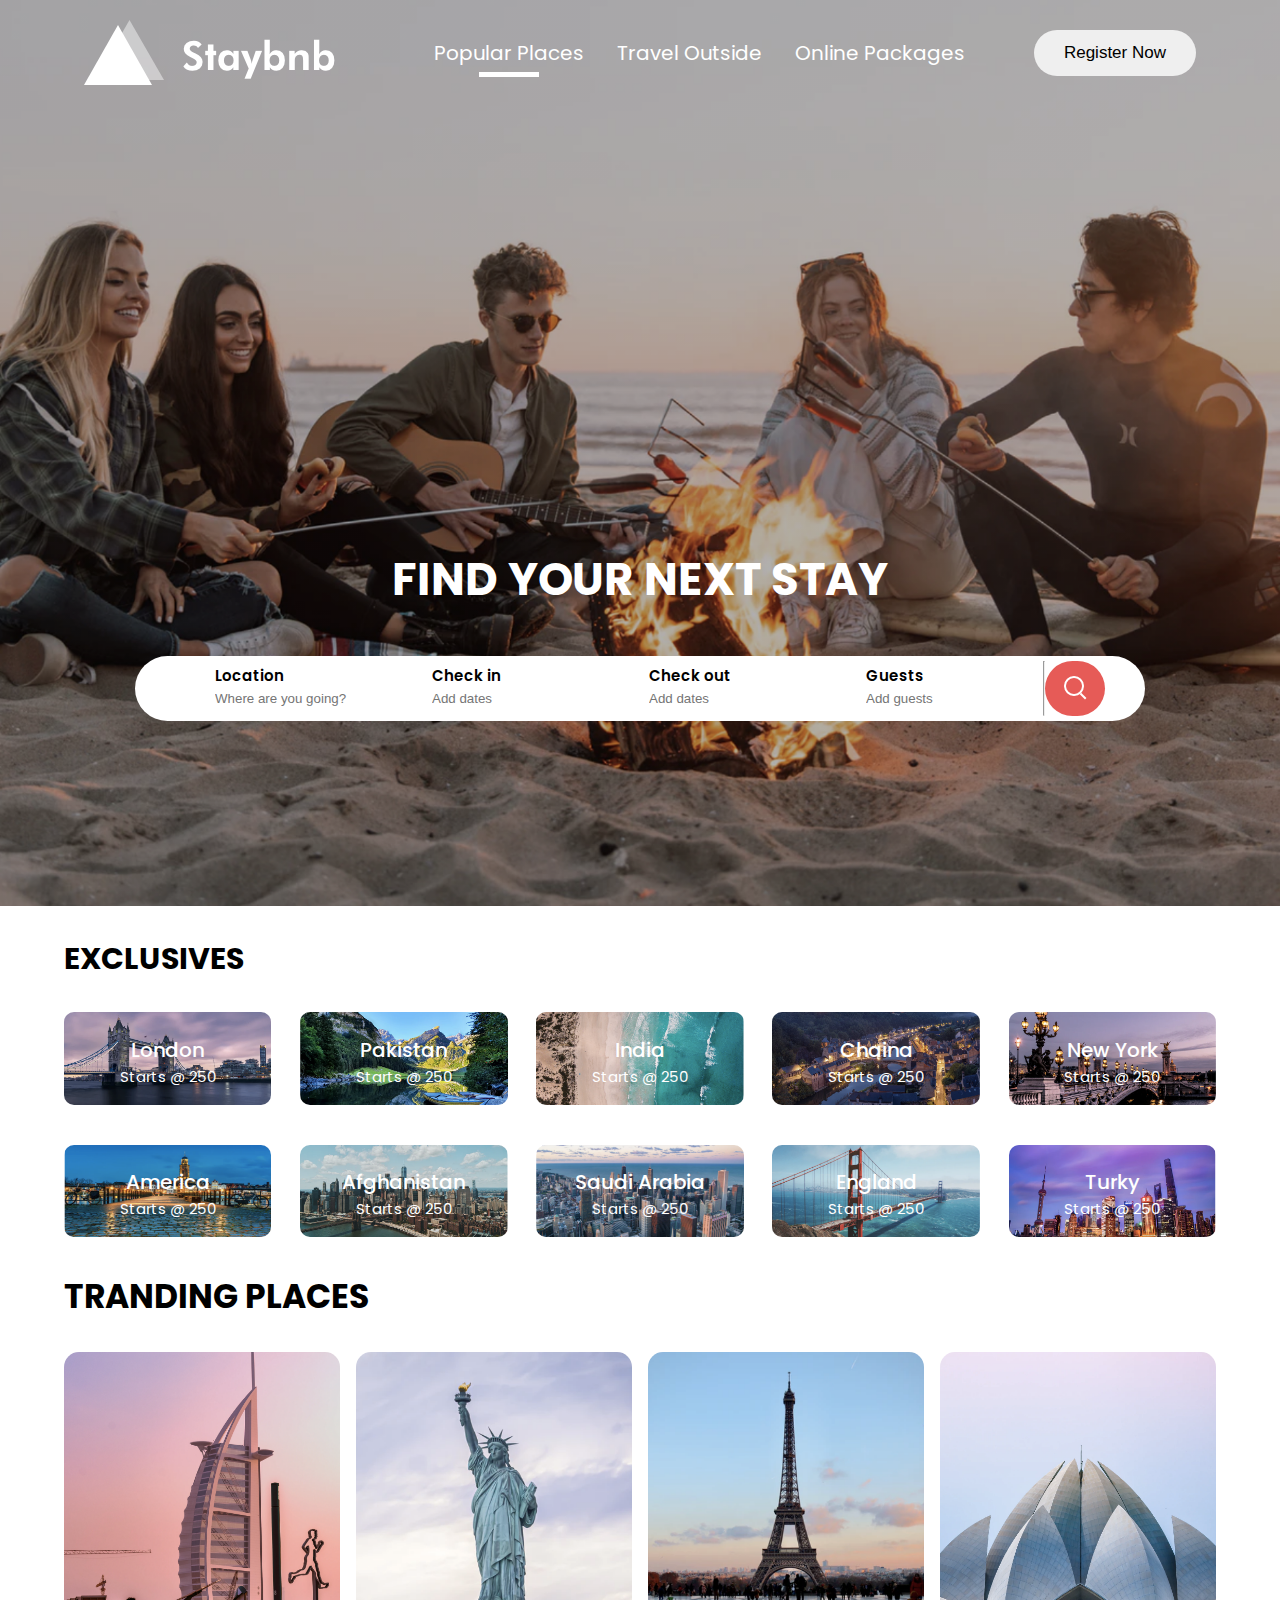
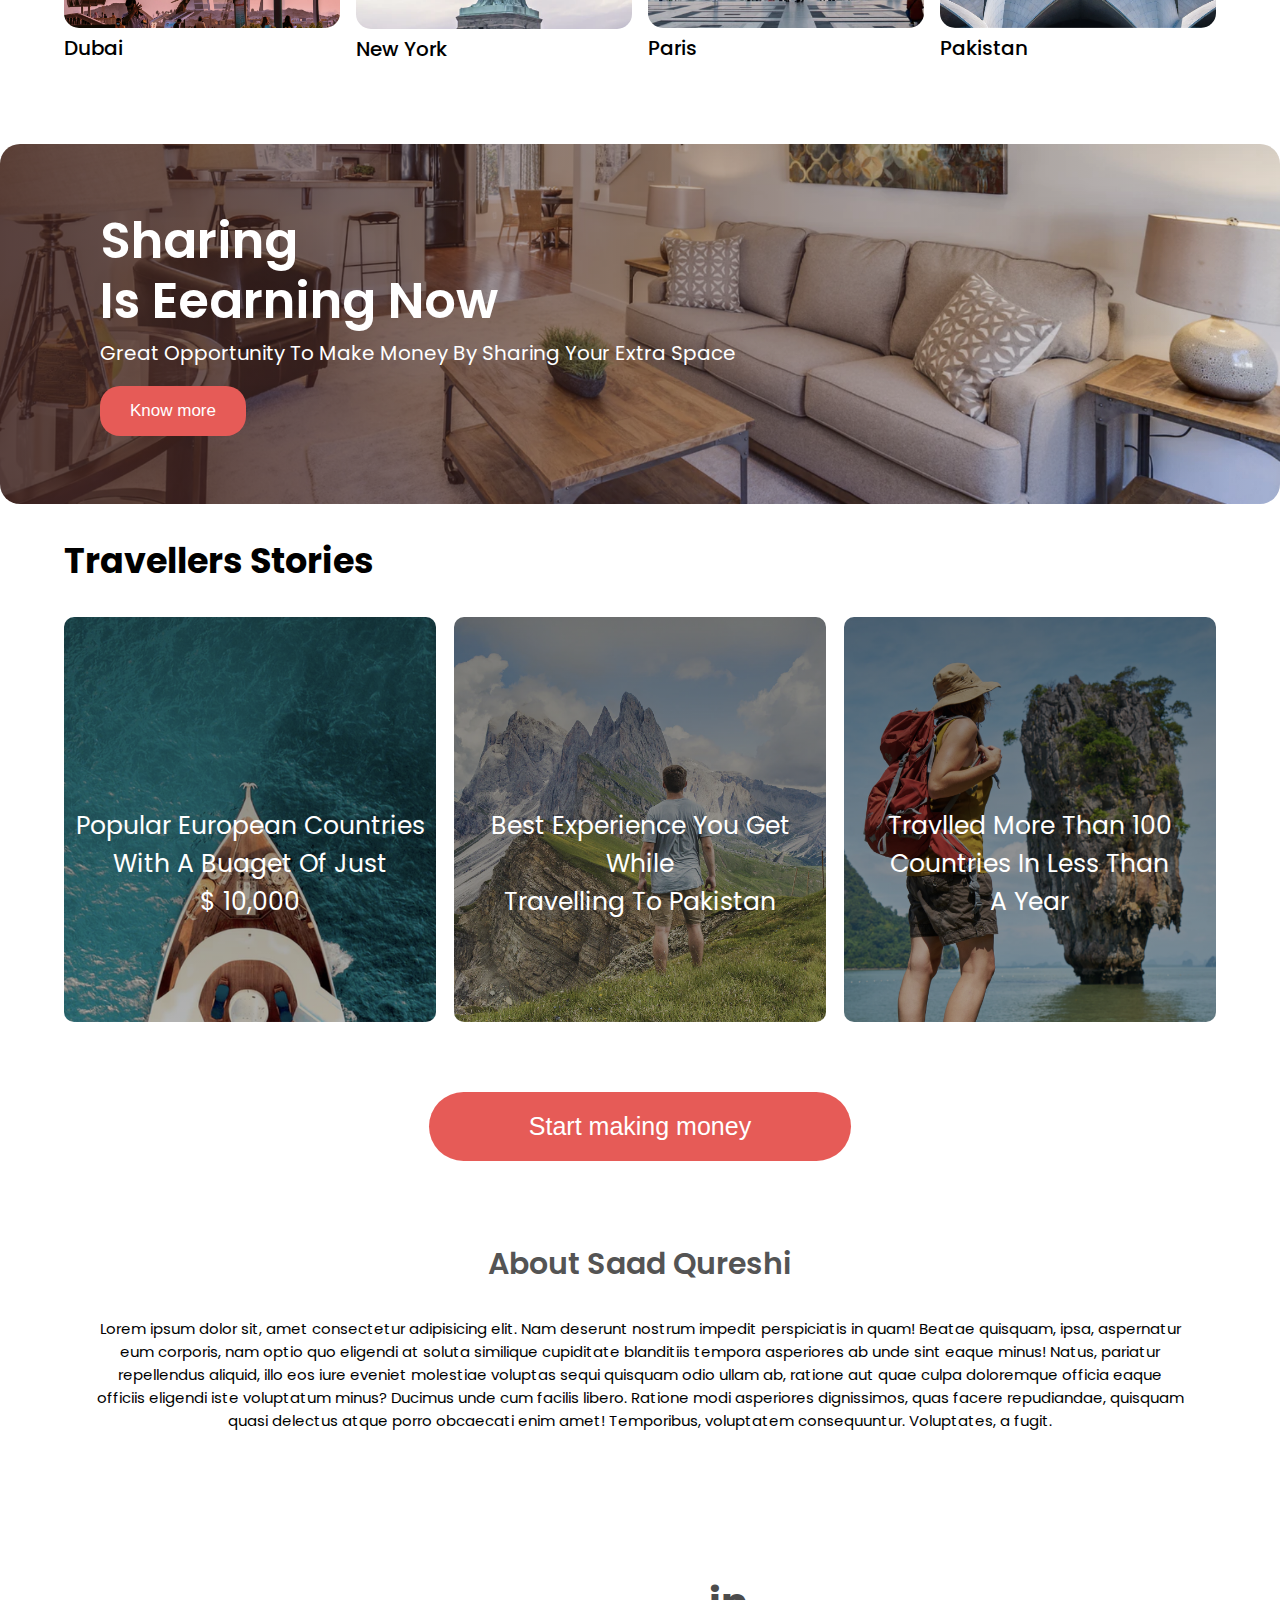
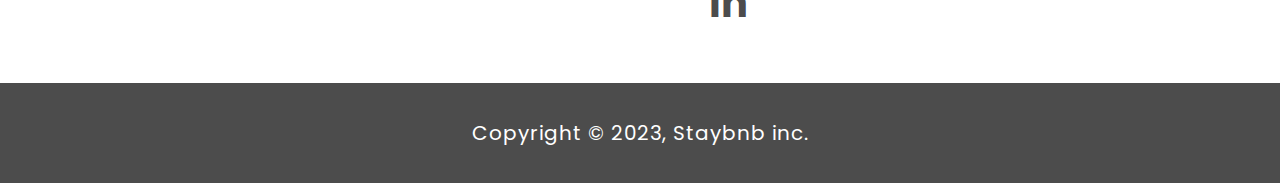
<file: index.html>
<!DOCTYPE html>
<html lang="en">
<head>
    <meta charset="UTF-8">
    <meta http-equiv="X-UA-Compatible" content="IE=edge">
    <meta name="viewport" content="width=device-width, initial-scale=1.0">
    <link rel="stylesheet" href="https://cdnjs.cloudflare.com/ajax/libs/font-awesome/6.4.0/css/all.min.css" integrity="sha512-iecdLmaskl7CVkqkXNQ/ZH/XLlvWZOJyj7Yy7tcenmpD1ypASozpmT/E0iPtmFIB46ZmdtAc9eNBvH0H/ZpiBw==" crossorigin="anonymous" referrerpolicy="no-referrer" />
    <link rel="stylesheet" href="./css/style.css">
    <title>Travel Website</title>
</head>
<body>
    <header>
        <div class="container">
            <nav>
                <div class="nav-content">
                <img src="./images/logo.png" alt="">
                <ul class="nav-links">
                    <li><a href="./index.html" class="main-page">Popular Places</a></li>
                    <li><a href="./index2.html">Travel Outside</a></li>
                    <li><a href="./index3.html">Online Packages </a></li>
                </ul>
                <button class="nav-btn">Register Now</button>
            </div>
            </div>
            </nav>
        </div>

        <section>
            <div class="container showcase-content">
                <h1>Find your next stay</h1>
                <div class="showcase-form">
                    <form>
                    
                        <div class="location">
                        <label>Location</label>
                        <input type="text" placeholder="Where are you going?">
                    </div>
                    <div class="location">
                        <label>Check in</label>
                        <input type="text" placeholder="Add dates">
                    </div>
                    <div class="location">
                        <label>Check out</label>                            
                        <input type="text" placeholder="Add dates">
                    </div>
                    <div class="location">
                        <label>Guests</label>
                        <input type="text" placeholder="Add guests">
                    </div>
                    <hr>
                    <div class="search">
                        <img src="./images/search.png" alt="">
                    </div>
              
                    </form>
                </div>
            </div>
        </section> 
    </header>






    <section class="exclusives-section">
        <div class="container exclusives-content">
            <h1>exclusives</h1>
            <div class="row1">
                <div class="row1-images">
                    <img src="images/image-1.png" alt="">
                    <div class="exclusives-img-content">
                    <h6>London</h6>
                    <p>Starts @ 250</p>
                </div>
                </div>
                <div class="row1-images">
                    <img src="images/image-2.png" alt="">
                    <div class="exclusives-img-content">
                    <h6>Pakistan</h6>
                    <p>Starts @ 250</p>
                </div>
                </div>
                <div class="row1-images">
                    <img src="images/image-3.png" alt="">
                    <div class="exclusives-img-content">
                    <h6>India</h6>
                    <p>Starts @ 250</p>
                </div>
                </div>
                <div class="row1-images">
                    <img src="images/image-4.png" alt="">
                    <div class="exclusives-img-content">
                    <h6>Chaina</h6>
                    <p>Starts @ 250</p>
                </div>
                </div>
                <div class="row1-images">
                    <img src="images/image-5.png" alt="">
                    <div class="exclusives-img-content">
                    <h6>New York</h6>
                    <p>Starts @ 250</p>
                </div>
                </div>
            </div>
            <div class="row2">
                <div class="row2-images">
                    <img src="images/image-6.png" alt="">
                    <div class="exclusives-img-content">
                    <h6>America</h6>
                    <p>Starts @ 250</p>
                </div>
                </div>
                <div class="row2-images">
                    <img src="images/image-7.png" alt="">
                    <div class="exclusives-img-content">
                    <h6>Afghanistan</h6>
                    <p>Starts @ 250</p>
                </div>
                </div>
                <div class="row2-images">
                    <img src="images/image-8.png" alt="">
                    <div class="exclusives-img-content">
                    <h6>Saudi Arabia</h6>
                    <p>Starts @ 250</p>
                </div>
                </div>
                <div class="row2-images">
                    <img src="images/image-9.png" alt="">
                    <div class="exclusives-img-content">
                    <h6>England</h6>
                    <p>Starts @ 250</p>
                </div>
                </div>
                <div class="row2-images">
                    <img src="images/image-10.png" alt="">
                    <div class="exclusives-img-content">
                    <h6>Turky</h6>
                    <p>Starts @ 250</p>
                </div>
                </div>
            </div>

        </div>
    </section>




    <section class="trending-places-section">
        <div class="container">
            <h1 class="tranding-heading">tranding places</h1>

            <div class="trending-places-content">
            <div class="trending-places-images">
                <img src="images/dubai.png" alt="">
                <p>Dubai</p>
            </div>
            <div class="trending-places-images">
                <img src="images/new-york.png" alt="">
                <p>New York</p>
            </div>
            <div class="trending-places-images">
                <img src="images/paris.png" alt="">
                <p>Paris</p>
            </div>
            <div class="trending-places-images">
                <img src="images/new-delhi.png" alt="">
                <p>Pakistan</p>
            </div>
        </div>
        </div>
    </section>



    <section class="sharing-section">
        <div class="container sharing-container">
           <h1>Sharing <br> is Eearning now</h1>
           <p>Great opportunity to make money by sharing your extra space</p>
           <button class="sharing-btn btn">Know more</button>
        </div>
    </section>



    <section class="stories-section">
        <div class="container stories-container">
            <h1>travellers stories</h1>
            <div class="stories-content">
                <div class="storie-img-1">
                    
                    <div class="storie-discription">
                       <p>Popular european countries <br> with a buaget of just <br> &dollar; 10,000</p>
                    </div>
                </div>
                <div class="storie-img-2">
                    
                    <div class="storie-discription">
                       <p>best experience you get while  <br> travelling to pakistan</p>
                    </div>
                </div>
                <div class="storie-img-3">
                    
                    <div class="storie-discription">
                       <p>travlled more than 100 <br> countries in less than <br> a year</p>
                    </div>
                </div>
            </div>

            <div class="Travel-storie-btn">
            <button class="btn storie-btn">Start making money</button>
        </div>
        </div>
    </section>


    <section class="about-us">
        <div class="container about-us-container">
            <h6>about saad qureshi</h6>
            <div class="about-content">
                <p>Lorem ipsum dolor sit, amet consectetur adipisicing elit. Nam deserunt nostrum impedit perspiciatis in quam! Beatae quisquam, ipsa, aspernatur eum corporis, nam optio quo eligendi at soluta similique cupiditate blanditiis tempora asperiores ab unde sint eaque minus! Natus, pariatur repellendus aliquid, illo eos iure eveniet molestiae voluptas sequi quisquam odio ullam ab, ratione aut quae culpa doloremque officia eaque officiis eligendi iste voluptatum minus? Ducimus unde cum facilis libero. Ratione modi asperiores dignissimos, quas facere repudiandae, quisquam quasi delectus atque porro obcaecati enim amet! Temporibus, voluptatem consequuntur. Voluptates, a fugit.</p>
            </div>
        </div>
    </section>

    <section class="icon">
        <div class="container icon-container ">
            <i class="fa-brands fa-facebook-f fa-4x"></i>
            <i class="fa-brands fa-twitter fa-4x"></i>
            <i class="fa-brands fa-youtube fa-4x"></i>
            <i class="fa-brands fa-square-instagram fa-4x"></i>
            <p>in</p>
        </div>
    </section>

    <footer class="footer footer-content">
        <p>Copyright &copy; 2023, Staybnb inc.</p>
    </footer>

</body>
</html>
</file>
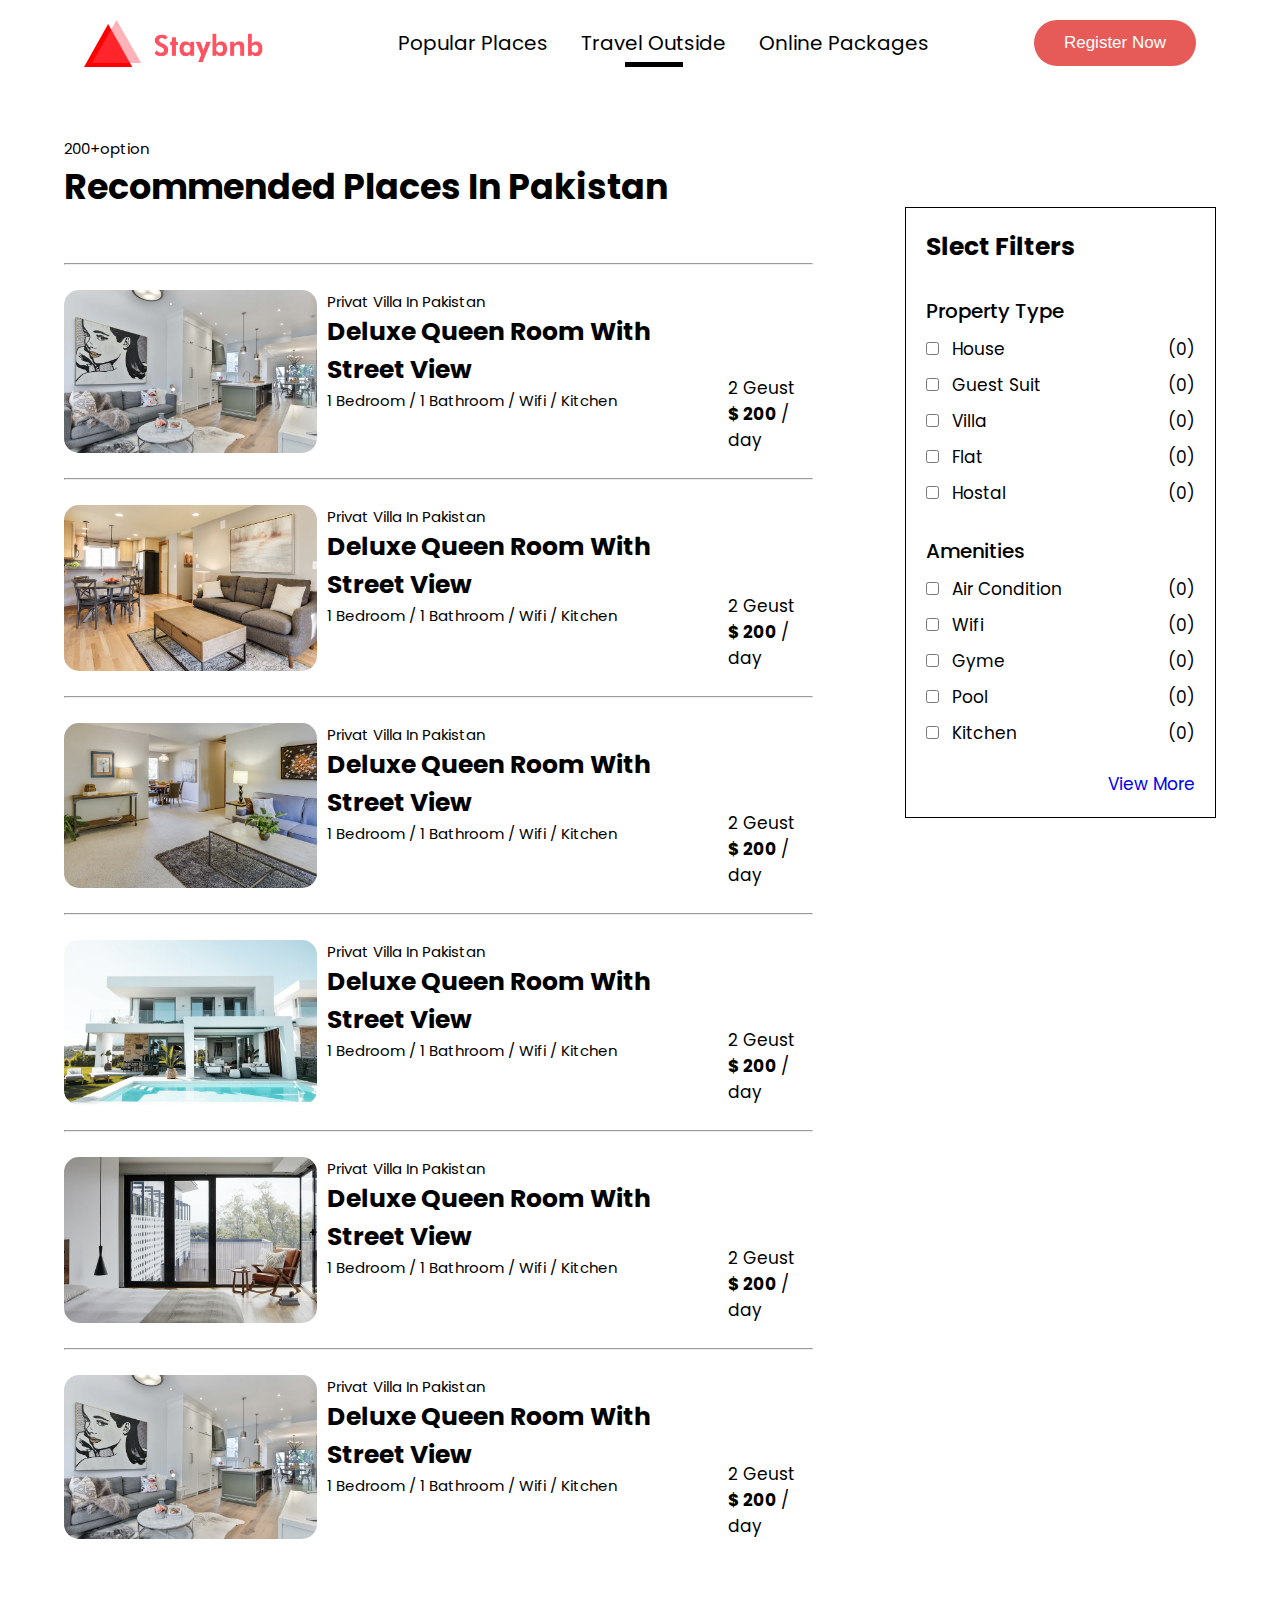
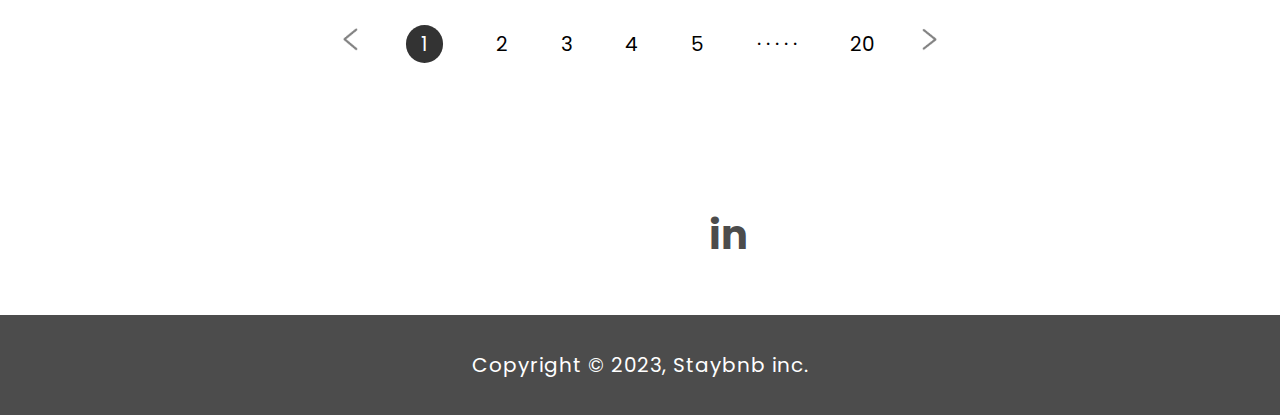
<file: index2.html>
<!DOCTYPE html>
<html lang="en">
<head>
    <meta charset="UTF-8">
    <meta http-equiv="X-UA-Compatible" content="IE=edge">
    <meta name="viewport" content="width=device-width, initial-scale=1.0">
    <link rel="stylesheet" href="https://cdnjs.cloudflare.com/ajax/libs/font-awesome/6.4.0/css/all.min.css" integrity="sha512-iecdLmaskl7CVkqkXNQ/ZH/XLlvWZOJyj7Yy7tcenmpD1ypASozpmT/E0iPtmFIB46ZmdtAc9eNBvH0H/ZpiBw==" crossorigin="anonymous" referrerpolicy="no-referrer" />
    <link rel="stylesheet" href="./css/style.css">
    <title>Document</title>
</head>
<body>
    <div class="container">
        <nav>
            <div class="nav-content" id="nav-black">
            <img src="./images/logo-red.png" alt="">
            <ul class="nav-links ">
                <li><a href="./index.html">Popular Places</a></li>
                <li><a href="./index2.html" class="second-page">Travel Outside</a></li>
                <li><a href="./index3.html">Online Packages </a></li>
            </ul>
            <button class="nav-btn" id="nav-btn">Register Now</button>
        </div>
        </div>
        </nav>
    </div>

  
       <div class="container main-container">
        <div class="lft-col">
        <p class="option">200+option</p>
        <h1 class="house-heading">recommended places in pakistan</h1>
        <hr>

        <div class="left-col-row1">
            <div class="house-img">
                <img src="./images/house-1.png" alt="">
            </div>
            <div class="house-info">
                <p>privat villa in pakistan</p>
                <h1>deluxe queen room with street view</h1>
                <p>1 bedroom / 1 bathroom / wifi / kitchen</p>
                <i class="fa-solid fa-star fa-2x"></i>
                <i class="fa-solid fa-star fa-2x"></i>
                <i class="fa-solid fa-star fa-2x"></i>
                <i class="fa-solid fa-star-half-stroke fa-2x"></i>
                <i class="fa-regular fa-star fa-2x"></i>
            </div>
            <div class="house-price">
                <p>2 Geust <br> <b> &dollar; 200 </b> / day</p>
            </div>
        </div>
        <hr>
        <div class="left-col-row1">
            <div class="house-img">
                <img src="./images/house-2.png" alt="">
            </div>
            <div class="house-info">
                <p>privat villa in pakistan</p>
                <h1>deluxe queen room with street view</h1>
                <p>1 bedroom / 1 bathroom / wifi / kitchen</p>
                <i class="fa-solid fa-star fa-2x"></i>
                <i class="fa-solid fa-star fa-2x"></i>
                <i class="fa-solid fa-star fa-2x"></i>
                <i class="fa-solid fa-star-half-stroke fa-2x"></i>
                <i class="fa-regular fa-star fa-2x"></i>
            </div>
            <div class="house-price">
                <p>2 Geust <br> <b> &dollar; 200 </b> / day</p>
            </div>
        </div>
        <hr>
        <div class="left-col-row1">
            <div class="house-img">
                <img src="./images/house-3.png" alt="">
            </div>
            <div class="house-info">
                <p>privat villa in pakistan</p>
                <h1>deluxe queen room with street view</h1>
                <p>1 bedroom / 1 bathroom / wifi / kitchen</p>
                <i class="fa-solid fa-star fa-2x"></i>
                <i class="fa-solid fa-star fa-2x"></i>
                <i class="fa-solid fa-star fa-2x"></i>
                <i class="fa-solid fa-star-half-stroke fa-2x"></i>
                <i class="fa-regular fa-star fa-2x"></i>
            </div>
            <div class="house-price">
                <p>2 Geust <br> <b> &dollar; 200 </b> / day</p>
            </div>
        </div>
        <hr>
        <div class="left-col-row1">
            <div class="house-img">
                <img src="./images/house-4.png" alt="">
            </div>
            <div class="house-info">
                <p>privat villa in pakistan</p>
                <h1>deluxe queen room with street view</h1>
                <p>1 bedroom / 1 bathroom / wifi / kitchen</p>
                <i class="fa-solid fa-star fa-2x"></i>
                <i class="fa-solid fa-star fa-2x"></i>
                <i class="fa-solid fa-star fa-2x"></i>
                <i class="fa-solid fa-star-half-stroke fa-2x"></i>
                <i class="fa-regular fa-star fa-2x"></i>
            </div>
            <div class="house-price">
                <p>2 Geust <br> <b> &dollar; 200 </b> / day</p>
            </div>
        </div>
        <hr>
        <div class="left-col-row1">
            <div class="house-img">
                <img src="./images/house-5.png" alt="">
            </div>
            <div class="house-info">
                <p>privat villa in pakistan</p>
                <h1>deluxe queen room with street view</h1>
                <p>1 bedroom / 1 bathroom / wifi / kitchen</p>
                <i class="fa-solid fa-star fa-2x"></i>
                <i class="fa-solid fa-star fa-2x"></i>
                <i class="fa-solid fa-star fa-2x"></i>
                <i class="fa-solid fa-star-half-stroke fa-2x"></i>
                <i class="fa-regular fa-star fa-2x"></i>
            </div>
            <div class="house-price">
                <p>2 Geust <br> <b> &dollar; 200 </b> / day</p>
            </div>
        </div>
        <hr>
        <div class="left-col-row1">
            <div class="house-img">
                <img src="./images/house-1.png" alt="">
            </div>
            <div class="house-info">
                <p>privat villa in pakistan</p>
                <h1>deluxe queen room with street view</h1>
                <p>1 bedroom / 1 bathroom / wifi / kitchen</p>
                <i class="fa-solid fa-star fa-2x"></i>
                <i class="fa-solid fa-star fa-2x"></i>
                <i class="fa-solid fa-star fa-2x"></i>
                <i class="fa-solid fa-star-half-stroke fa-2x"></i>
                <i class="fa-regular fa-star fa-2x"></i>
            </div>
            <div class="house-price">
                <p>2 Geust <br> <b> &dollar; 200 </b> / day</p>
            </div>
        </div>
        </div>
       


        <div class="right-col">
            <h1>slect filters</h1>
            <h6>property type</h6>
            <div class="filter-row">
                <div class="check">
                <input type="checkbox">
                <p>house</p>
            </div>
            <div class="number">
                <p>(0)</p>
            </div>
            </div>
            <div class="filter-row">
                <div class="check">
                <input type="checkbox">
                <p>guest suit</p>
            </div>
            <div class="number">
                <p>(0)</p>
            </div>
            </div>
            <div class="filter-row">
                <div class="check">
                <input type="checkbox">
                <p>villa</p>
            </div>
            <div class="number">
                <p>(0)</p>
            </div>
            </div>
            <div class="filter-row">
                <div class="check">
                <input type="checkbox">
                <p>flat</p>
            </div>
            <div class="number">
                <p>(0)</p>
            </div>
            </div>
            <div class="filter-row">
                <div class="check">
                <input type="checkbox">
                <p>hostal</p>
            </div>
            <div class="number">
                <p>(0)</p>
            </div>
            </div>

            <h6>Amenities</h6>
            <div class="filter-row">
                <div class="check">
                <input type="checkbox">
                <p>air condition</p>
            </div>
            <div class="number">
                <p>(0)</p>
            </div>
            </div>
            <div class="filter-row">
                <div class="check">
                <input type="checkbox">
                <p>wifi</p>
            </div>
            <div class="number">
                <p>(0)</p>
            </div>
            </div>
            <div class="filter-row">
                <div class="check">
                <input type="checkbox">
                <p>gyme</p>
            </div>
            <div class="number">
                <p>(0)</p>
            </div>
            </div>
            <div class="filter-row">
                <div class="check">
                <input type="checkbox">
                <p>pool</p>
            </div>
            <div class="number">
                <p>(0)</p>
            </div>
            </div>
            <div class="filter-row">
                <div class="check">
                <input type="checkbox">
                <p>kitchen</p>
            </div>
            <div class="number">
                <p>(0)</p>
            </div>
            </div>
            <div class="filter-link">
                <a href="#">view more</a>
            </div>

        </div>
       </div>
       
       <div class="pagination">
       <img src="./images/arrow.png" >
       <span class="span1">1</span>
       <span>2</span>
       <span>3</span>
       <span>4</span>
       <span>5</span>
       <span>&middot; &middot; &middot; &middot; &middot;</span>
       <span>20</span>
       <img src="./images/arrow.png" class="right-arrow">
       </div>


        <section class="icon">
            <div class="container icon-container ">
                <i class="fa-brands fa-facebook-f fa-4x"></i>
                <i class="fa-brands fa-twitter fa-4x"></i>
                <i class="fa-brands fa-youtube fa-4x"></i>
                <i class="fa-brands fa-square-instagram fa-4x"></i>
                <p>in</p>
            </div>
        </section>
    
        <footer class="footer footer-content">
            <p>Copyright &copy; 2023, Staybnb inc.</p>
        </footer>
  
</body>
</html>
</file>
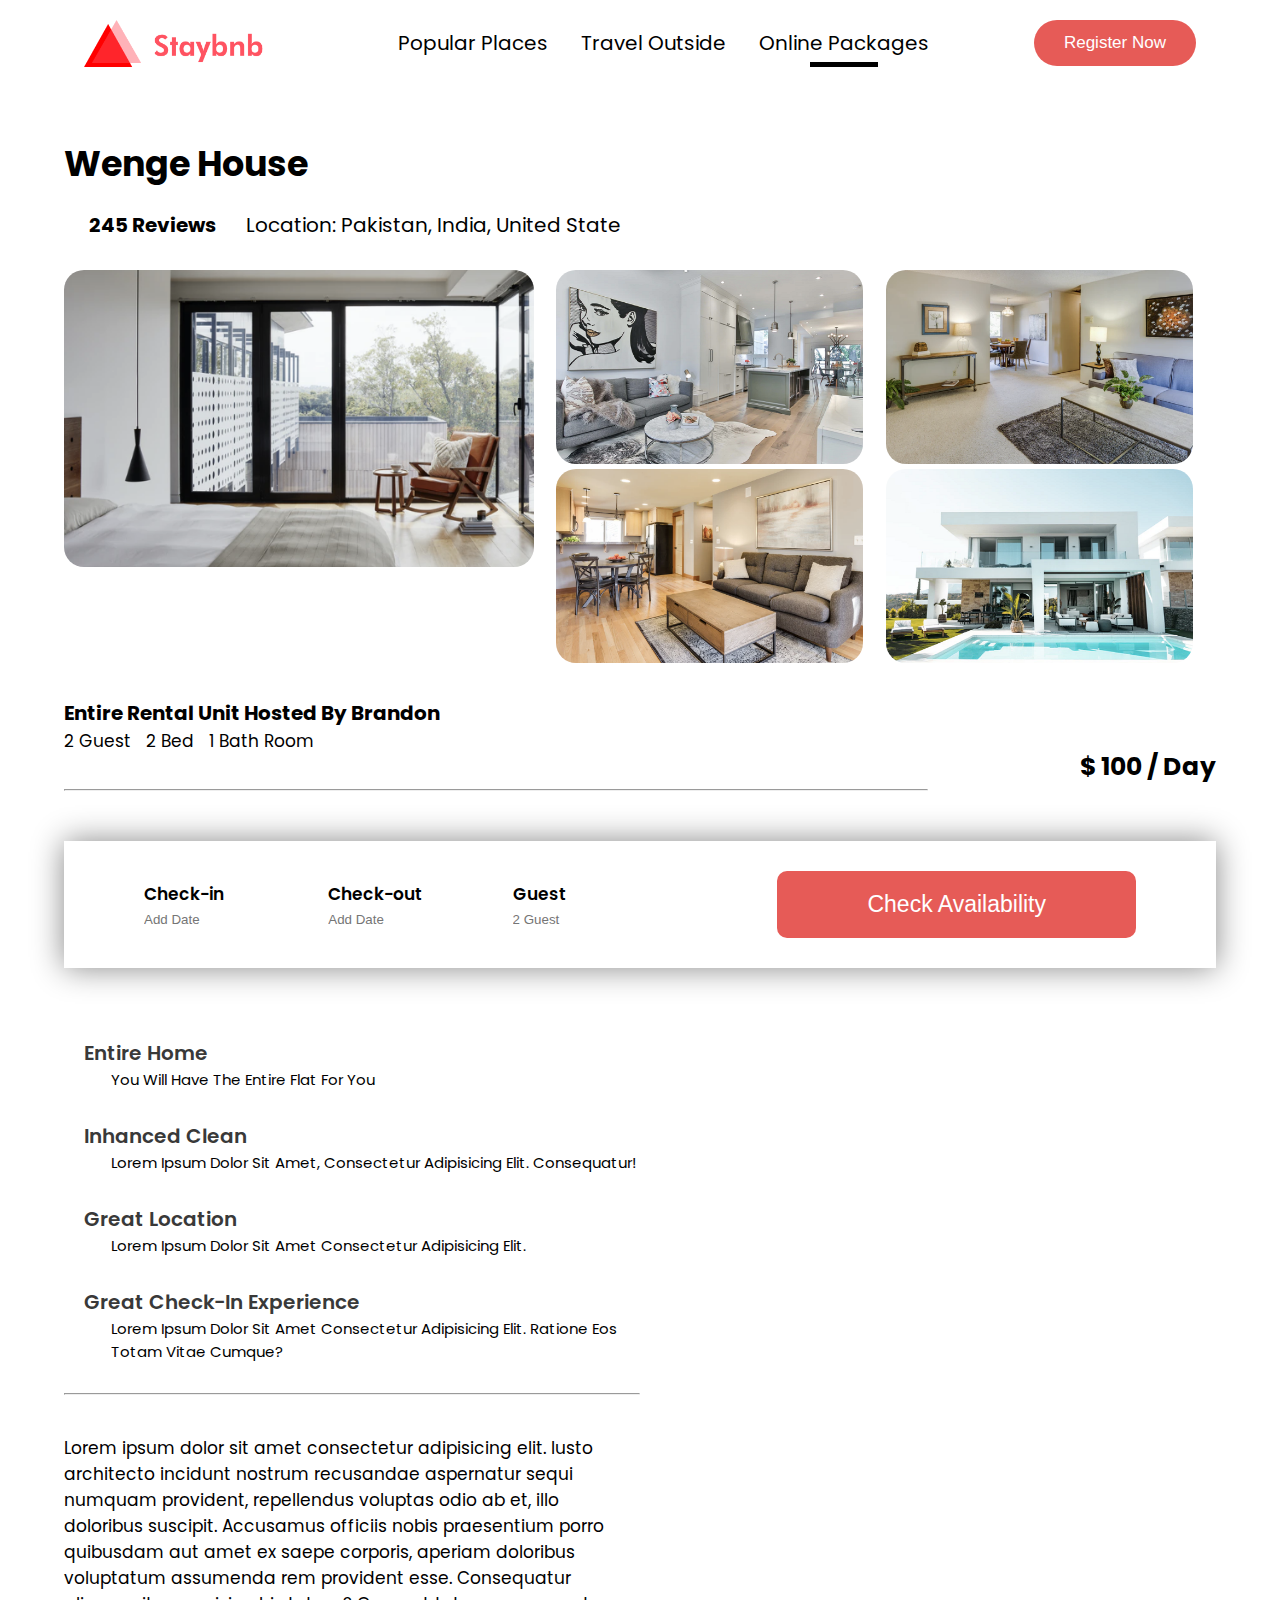
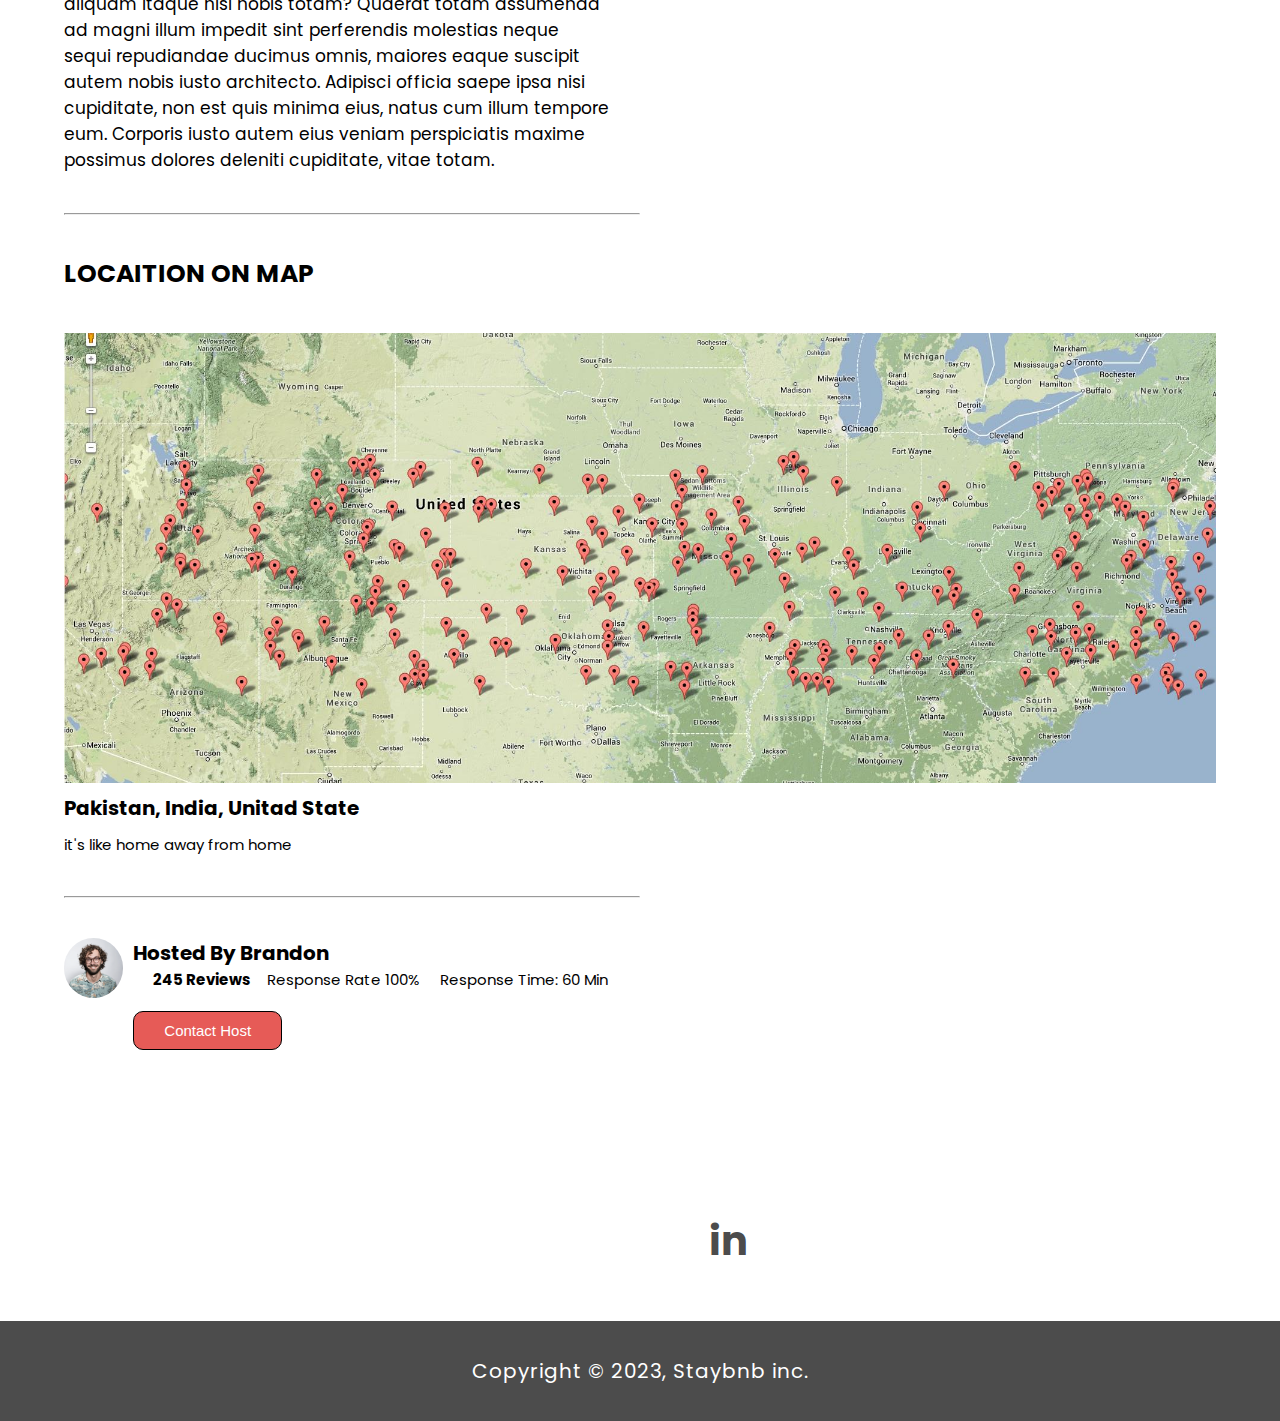
<file: index3.html>
<!DOCTYPE html>
<html lang="en">
<head>
    <meta charset="UTF-8">
    <meta http-equiv="X-UA-Compatible" content="IE=edge">
    <meta name="viewport" content="width=device-width, initial-scale=1.0">
    <link rel="stylesheet" href="https://cdnjs.cloudflare.com/ajax/libs/font-awesome/6.4.0/css/all.min.css" integrity="sha512-iecdLmaskl7CVkqkXNQ/ZH/XLlvWZOJyj7Yy7tcenmpD1ypASozpmT/E0iPtmFIB46ZmdtAc9eNBvH0H/ZpiBw==" crossorigin="anonymous" referrerpolicy="no-referrer" />
    <link rel="stylesheet" href="./css/style.css">
    <title>Document</title>
</head>
<body>
    <div class="container">
        <nav>
            <div class="nav-content" id="nav-black">
            <img src="./images/logo-red.png" alt="">
            <ul class="nav-links ">
                <li><a href="./index.html">Popular Places</a></li>
                <li><a href="./index2.html">Travel Outside</a></li>
                <li><a href="./index3.html" class="third-page">Online Packages </a></li>
            </ul>
            <button class="nav-btn" id="nav-btn">Register Now</button>
        </div>
        </div>
        </nav>
    </div>

    <div class="container">
        <h1 class="wenge">wenge house</h1>
        <i class="fa-solid fa-star fa-2x"></i>
        <i class="fa-solid fa-star fa-2x"></i>
        <i class="fa-solid fa-star fa-2x"></i>
        <i class="fa-solid fa-star-half-stroke fa-2x"></i>
        <i class="fa-regular fa-star fa-2x"></i>
        <p class="reviews-location">&nbsp; &nbsp; &nbsp;<b>245  reviews</b> &nbsp; &nbsp; &nbsp;location: pakistan, <span class="india"> india,</span> united state</p>
    </div>

    <div class="container wenge-content">
        <div class="left-column">
            <img src="./images/image-s1.png">
        </div>
        <div class="right-column">
            <div class="wenge-row">
                <div class="wenge-img">
                    <img src="./images/image-s2.png" alt="">
                </div>
                <div class="wenge-img">
                    <img src="./images/image-s3.png" alt="">
                </div>
            </div>
            <div class="wenge-row">
                <div class="wenge-img">
                    <img src="./images/image-s4.png" alt="">
                </div>
                <div class="wenge-img">
                    <img src="./images/image-s5.png" alt="">
                </div>
            </div>
        </div>
    </div>

    <div class="container day-content">
        <div class="lft-side">
            <h1>entire rental unit hosted by brandon</h1>
            <p>2 guest &nbsp; 2 bed &nbsp; 1 bath room</p>
            <hr>
        </div>
        <div class="right-side">
            <h1>&dollar; 100 / Day</h1>
        </div>
    </div>

    <div class="container shocase-3">
        <div class="showcase-3-content">
            <form>
                <div class="form-left">
                <div>
                    <label>Check-in</label>
                    <input type="text" placeholder="Add Date" required>
                </div>
                <div>
                    <label>Check-out</label>
                    <input type="text" placeholder="Add Date" required>
                </div>
                <div>
                    <label>Guest</label>
                    <input type="text" placeholder="2 Guest" required>
                </div>
            </div>
            <div class="right-left">
                <div class="showcase-3-btn">
                    <button>Check Availability</button>
                </div>
            </div>
            </form>
        </div>
    </div>


    <div class="container ">
        <div class="details-content">
            <ul class="details-items">

                <li>
                    <i class="fa-solid fa-house-chimney fa-2x"></i>
                    <h6>Entire Home</h6>
                    <p>you will have the entire flat for you</p>
                </li>
                
                <li> 
                    <i class="fa-sharp fa-solid fa-paintbrush fa-2x"></i>
                    <h6>inhanced clean</h6>
                    <p>Lorem ipsum dolor sit amet, consectetur adipisicing elit. Consequatur!</p>
                </li>
               
                <li> 
                    <i class="fa-solid fa-location-dot fa-2x"></i>
                    <h6>great location</h6>
                    <p>Lorem ipsum dolor sit amet consectetur adipisicing elit.</p>
                </li>
               
                <li class="heart"> 
                    <i class="fa-solid fa-heart fa-2x"></i>
                    <h6>great check-in experience</h6>
                    <p>Lorem ipsum dolor sit amet consectetur adipisicing elit. Ratione eos totam vitae cumque?</p>
                </li>
            </ul>
            <hr>
            <p class="detail-para">Lorem ipsum dolor sit amet consectetur adipisicing elit. Iusto architecto incidunt nostrum recusandae aspernatur sequi numquam provident, repellendus voluptas odio ab et, illo doloribus suscipit. Accusamus officiis nobis praesentium porro quibusdam aut amet ex saepe corporis, aperiam doloribus voluptatum assumenda rem provident esse. Consequatur aliquam itaque nisi nobis totam? Quaerat totam assumenda ad magni illum impedit sint perferendis molestias neque sequi repudiandae ducimus omnis, maiores eaque suscipit autem nobis iusto architecto. Adipisci officia saepe ipsa nisi cupiditate, non est quis minima eius, natus cum illum tempore eum. Corporis iusto autem eius veniam perspiciatis maxime possimus dolores deleniti cupiditate, vitae totam.</p>
            <hr>
        </div>  
    </div>

    <div class="container map-content">
        <h1 class="map-hd">Locaition On map</h1>
        <div class="map-img">

        </div>

        <h6>Pakistan, India, Unitad State</h6>
        <p class="map-para">it's like home away from home</p>
        <div class="hr">
        <hr>
    </div>
    </div>

    <div class="container testimonial-container">
        <div class="testimonial-content">
            <div class="testimonial-img">
                <img src="./images/host.png" >
            </div>
            <div class="testimonial-discription">
                <h6>hosted by brandon</h6>
                <i class="fa-solid fa-star fa-2x"></i>
                <i class="fa-solid fa-star fa-2x"></i>
                <i class="fa-solid fa-star fa-2x"></i>
                <i class="fa-solid fa-star-half-stroke fa-2x"></i>
                <i class="fa-regular fa-star fa-2x"></i>
                <p class="t-para"> <b> 245 reviews &nbsp; &nbsp;</b> response rate 100% &nbsp; &nbsp; response time: 60 min</p>
                <button class="testimonial-btn">Contact Host</button>
            </div>
        </div>
    </div>


    <section class="icon">
        <div class="container icon-container ">
            <i class="fa-brands fa-facebook-f fa-4x"></i>
            <i class="fa-brands fa-twitter fa-4x"></i>
            <i class="fa-brands fa-youtube fa-4x"></i>
            <i class="fa-brands fa-square-instagram fa-4x"></i>
            <p>in</p>
        </div>
    </section>

    <footer class="footer footer-content">
        <p>Copyright &copy; 2023, Staybnb inc.</p>
    </footer>

</body>
</html>
</file>
<file: css/style.css>
@import url('https://fonts.googleapis.com/css2?family=Poppins:wght@200;300;400;500;600;700;800&display=swap');

*,
::after,
::before{
    padding: 0;
    margin: 0;
    box-sizing: border-box;
}

html{
    font-size: 62.5%;
}

body{
    font-family: 'Poppins', sans-serif;
}

header{
    background-image: linear-gradient(rgba(0,0,0,0.3),rgba(0,0,0,0.3)) , url(../images/banner.png) ;
    background-position: center;
    background-repeat: no-repeat;
    background-size: cover;
    min-height: 100vh;
    width: 100%;
}


/* #########      utility classes     ########## */


.container{
    max-width: 1550px;
    width: 90%;
    margin: auto;
}
.btn{
    margin-top: 2rem;
    padding: 1.5rem 3rem;
    background-color: #e65b57;
    border: none;
    border-radius: 20px;
    color: white;
    cursor: pointer;
    font-size: 1.7rem;
}




/* #######              nav styling         ######### */

.nav-content{
    display: flex;
    flex-direction: row;
    justify-content: space-between;
    align-items: center;
    padding: 2rem 2rem;
}

.nav-links li{
    display: inline-block;
    list-style: none;
}
.nav-links li a{
   text-decoration: none;
   color: white;
   font-size: 2rem;
   margin-left: 3rem;
}

.nav-btn{
    border: none;
    font-size: 1.7rem;
    padding: 1.3rem 3rem;
    border-radius: 30px;
    cursor: pointer;
}

ul li .main-page{
    position: relative;
}

ul li .main-page::after{
    content: '';
    display: block;
    width: 40%;
    height: 5px;
    background-color: rgb(255, 255, 255);
    position: absolute;
    bottom: -10px;
    left: 50%;
    transform: translateX(-50%);

}


/* ####     showcase   styling         ######### */

.showcase-content h1{
    color: white;
    text-transform: uppercase;
    font-size: 4.5rem;
    position: absolute;
    left: 50%;
    top: 55%;
    transform: translateX(-50%);
    width: 100%;
    text-align: center;
}

.showcase-content{
    position: relative;
    height: 89vh;
}

.showcase-form{
    min-width: 80%;
    background-color: white;
    border-radius: 50px;
    padding: 0.5rem 4rem;
    position: absolute;
    top: 65%;
    left: 50%;
    transform: translateX(-50%);
    margin-top: 3rem;
}

.showcase-form form{
    display: flex;
    justify-content: space-around;
}

.showcase-form form label{
    display: block;
    font-size: 1.5rem;
    font-weight: 600;
    line-height: 30px;
}
.showcase-form form input{
   border: none;
   outline: none;

}

.location,
.check-in,
.check-out,
.guests{
    margin-left: 4rem;
}

.search{
    display: flex;
    background-color: #e65b57;
    justify-content: center;
    align-items: center;
    height: 55px;
    width: 60px;
    border-radius: 30px;
}


/* ####           exclusives styling        ######### */

.exclusives-content  h1{
    font-size: 3rem;
    text-transform: uppercase;
    padding: 3rem 0;

}

.row1,.row2{
    display: flex;
    justify-content: space-between;
}

.row1-images, .row2-images{
    width: 18%;
    position: relative;
}
.row1-images img, .row2-images img{
    width: 100%;
    border-radius: 10px;
}

.exclusives-img-content{
    position: absolute;
    top: 50%;
    left: 50%;
    transform: translate(-50% ,-50%);
    color: white;
    text-align: center;
}

.exclusives-img-content{
    width: 100%;
}

.exclusives-img-content h6{
    font-size: 3rem;
    font-weight: 500;
}
.exclusives-img-content p{
    font-size: 1.5rem;
}

.row2{
    margin-top: 3.5rem;
}


/* ######          tranding places     ##### */


.tranding-heading{
    font-size: 3.3rem;
    text-transform: uppercase;
    padding: 3rem 0;

}

.trending-places-content{
    display: flex;
    justify-content: space-between;
}

.trending-places-images{
    width: 24%;
}
.trending-places-images img{
    width: 100%;
    border-radius: 15px;
}
.trending-places-images p{
    font-size: 2rem;
    font-weight: 500;
}

/* ####    sharing  styling      ######## */

.sharing-container{
    background-image: linear-gradient(to right ,#3f2321cb , transparent) ,url(../images/banner-2.png);
    background-position: center;
    background-repeat: no-repeat;
    background-size: cover;
    margin-top: 8rem;
    width: 100%;
    height: 40vh;
    border-radius: 20px;
    padding: 2rem 10rem ;
}

.sharing-container{
    display: flex;
    flex-direction: column;
    align-items: flex-start;
    justify-content: center;
}

.sharing-container h1{
        color: white;
        font-size: 5rem;
        text-transform: capitalize;
        font-weight: 600;
        line-height: 60px;
}
.sharing-container p{
        color: white;
        font-size: 2rem;
        text-transform: capitalize;
        line-height: 25px;
        margin-top: 1rem;
}



/* ####             travel stories           ######## */


.stories-container h1{
    padding: 3rem 0;
    font-size: 3.5rem;
    text-transform: capitalize;

}

.stories-content{
    display: flex;
    justify-content: space-between;
}

.storie-img-1{
    height: 45vh;
    background-image: linear-gradient(rgba(0,0,0,0.5),rgba(0,0,0,0.3)), url(../images/story-1.png);
    background-position: center;
    background-repeat: no-repeat;
    background-size: cover;
    border-radius: 10px;
    width: 32.33333333%;
    position: relative;
}
.storie-img-2{
    height: 45vh;
    background-image: linear-gradient(rgba(0,0,0,0.5),rgba(0,0,0,0.3)), url(../images/story-2.png);
    background-position: center;
    background-repeat: no-repeat;
    background-size: cover;
    border-radius: 10px;
    width: 32.33333333%;
    position: relative;
}
.storie-img-3{
    height: 45vh;
    background-image: linear-gradient(rgba(0,0,0,0.5),rgba(0,0,0,0.3)), url(../images/story-3.png);
    background-position: center;
    background-repeat: no-repeat;
    background-size: cover;
    border-radius: 10px;
    width: 32.33333333%;
    position: relative;
}
.storie-img img{
    width: 100%;
}

.storie-discription{
    width: 100%;
    position: absolute;
    top: 47%;
    left: 50%;
    transform: translateX(-50% );
    text-align: center;
    color: white;
    font-size: 2.5rem;
    text-transform: capitalize;
}

.Travel-storie-btn{
    display: flex;
    justify-content: center;
    margin-top: 5rem;
    margin-bottom: 8rem;
}

.storie-btn{
    font-size: 2.5rem;
    padding: 2rem 10rem;
    border-radius: 40px;
}







/* ########      about-us styling         ########## */


.about-us-container h6{
    font-size:3rem;
    font-weight: 600;
    text-align: center;
    text-transform: capitalize;
    color: rgb(84, 84, 84);

}

.about-content {
    margin: 3rem;
}

.about-content p{
    font-size: 1.5rem;
    text-align: center;
}


/* #####      icon styling      ####### */

.icon-container{
    margin-top: 13rem;
    display: flex;
    justify-content: center;
}
.icon-container p{
   font-size: 4rem;
   font-weight: 700;
   color: rgb(76, 76, 76);
   margin-top: 1.1rem;
   margin-left: 1.5rem;
   cursor: pointer;

}
.icon-container i{
    margin: 2rem 2rem;
    color: rgb(76, 76, 76);
    cursor: pointer;

}

/* #####    footer  styling          ########## */

.footer{
    margin-top: 5rem;
    width: 100%;
    height: 100px;
    background-color: rgb(76, 76, 76);
}

.footer-content{
    display: flex;
    justify-content: center;
    align-items: center;
}
.footer-content p{
    color: white;
    letter-spacing: 1px;
    font-size: 2rem;
}












@media (max-width:1450px){
    .exclusives-img-content h6{
        font-size: 2rem;
    }
}










@media (max-width:1000px){
    

    /* ######     show case  styling           ############ */

    .showcase-content h1{
        font-size: 4rem;
        width: 100%;
        text-align: center;
        
    }
    .showcase-form{
       min-width: 40%;
    }

    .showcase-form form label{
        display: block;
        font-size: 1.2rem;
        font-weight: 600;
        line-height:30px;
    }
    .showcase-form form input{
       border: none;
       outline: none;
       width: 130px;
    }


    /* #########           EXCLUSIVES  styling           ########### */

    .row1,.row2{
        display: flex;
        flex-direction: column;
        align-items: center;
    }

    .row1-images,.row2-images{
        width: 90%;
        margin-bottom: 1rem;
    }

    .exclusives-img-content h6{
        font-size: 5rem;
    }
    .exclusives-img-content p{
        font-size: 2rem;
    }


     /* #########           TRANDING PLACES  styling           ########### */
    
    .trending-places-content{
        display: flex;
        flex-direction: column;
        align-items: center;
    }

    .trending-places-images{
        width: 95%;
        margin-bottom: 1.5rem;
    }


 /* ########       Travellers Stories           #############  */

    .storie-discription p{
        font-size: 2rem;
        width: 100%;
    }
}




@media (max-width:700px){

    /* ######      showcase styling       ###### */

    .nav-content{
        width: 100%px;
    }
    .nav-content img{
        width: 80px;
    }
    .nav-links li a{
    font-size: 1rem;
   
    }
    .nav-links li {
    display: block;
    margin-bottom: 1.3rem;
    margin-right: 1rem;
    }

    .nav-content button{
        font-size: 1rem;
        padding: 1rem 1.5rem;
    }
    .showcase-form {      
        border-radius: 10px;
        width: 60%;
        height: 350px;
        position: relative;
        margin-bottom: 50rem;
        height: 40%;
    }

    .showcase-form form{
        display: flex;
        flex-direction: column;  
        justify-content: space-between;
        height: 80%;
        
    }
    .showcase-form .location{
       padding: 0;
       margin: 0;
        
    }

    .search{
        align-self: flex-end;
        position: absolute;
        top: 85%;
        left: 50%;
        transform: translateX(-50%);
        width: 17%;
        height: 15%;
    }

    /* .search::before{
        content:'' ;
        width: 200%;
        height: 1px;
        background-color: black;
        position: absolute;
        bottom: 60px;
    } */




    .exclusives-img-content h6{
        font-size: 5rem;
    }


    /* #######        Travellers Stories          ########### */
    .stories-content{
        display: flex;
        flex-direction: column;
        align-items: center;

    }

    .storie-img-1{
        width: 90%;
        margin-bottom: 1.5rem;
    }
    .storie-img-2{
        width: 90%;
        margin-bottom: 1.5rem;
    }
    .storie-img-3{
        width: 90%;
        margin-bottom: 1.5rem;
    }

}






@media (max-width:620px){

    .sharing-container{
        padding: 1rem 3.5rem;
    }
    
    .exclusives-img-content h6{
        font-size: 4rem;
    }
    .showcase-form{
        height: 40%;
    }

}






@media (max-width:550px){
    .showcase-form{
        width: 70%;
    }

 

    .showcase-content h1{
        width: 100%;
        font-size: 3rem;
    }


    .exclusives-img-content h6{
        font-size: 3rem;
    }

    .footer p{
        font-size: 1.5rem;
    }
}









@media (max-width:400px){

    .showcase-form{
        width: 90%;
    }
    .storie-btn{
        font-size: 2rem;
        width: 85%;
        padding: 2rem 0;
    }

    .sharing-container h1{
        width: 100%;
        font-size: 3rem;
        line-height: 35px;
    }
    .sharing-container p{
        width: 100%;
        font-size: 1.5rem;
    }

}























/* ##########         SECOND  PAGE            ############ */

#nav-black ul li a{
    color: black;
}
#nav-black img{
    width: 180px;
}

#nav-btn{
    background-color: #e65b57;
    color: white;
}

ul li .second-page{
    position: relative;
}

ul li .second-page::after{
    content: '';
    display: block;
    width: 40%;
    height: 5px;
    background-color: rgb(0, 0, 0);
    position: absolute;
    bottom: -10px;
    left: 50%;
    transform: translateX(-50%);

}

.main-container{
    display: flex;
    justify-content: space-between;
    margin-top: 5rem;
}

.lft-col{
    width: 65%;
}
.lft-col p{
  font-size: 1.5rem;
}
.lft-col .house-heading{
  font-size: 3.5rem;
  text-transform: capitalize;
  margin-bottom: 5rem;
}
.right-col{
    width: 27%;
    border: 1px solid #000000;
    margin-top: 7rem;
    padding: 2rem;
    height: 100%;
}

.left-col-row1{
    display: flex;
    margin: 2.5rem 0;
}

.house-img{
    width: 40%;
}


.house-img img{
    height: 100%;
    width: 100%;
    border-radius: 15px;
    object-fit: cover;
    object-position: center;
}
.house-info{
    margin-left: 1rem;
    text-transform: capitalize;
    margin-bottom: 1.5rem;
}

.house-info h1{
    font-size: 2.5rem;
}
.house-info i{
    margin-top: 1rem;
    color: #e65b57;
}

.house-price{
    align-self: flex-end;
}
.house-price p{
    font-size: 1.7rem;
}

.filter-row p{
    display: inline;
}

.filter-row {
    display:flex; 
    justify-content: space-between;
    margin: 1rem 0;
    
}

.right-col h1{
    text-transform: capitalize;
    font-size: 2.5rem;
}

.right-col  h6{
    text-transform: capitalize;
    font-size: 2rem;
    margin-top: 3rem;
    font-weight: 500;
}

.check p{
    font-size: 1.7rem;
    text-transform: capitalize;
    margin-left: 1rem;
}
.check input{
   padding: 1rem 1.5rem;
}

.number{
    font-size: 1.7rem;
}


.filter-link{
    display: flex;
    justify-content: flex-end;
    margin-top: 2.5rem;
}

.filter-link a{
   text-decoration: none;
   font-size: 1.7rem;
   text-transform: capitalize;
}

.pagination{
    text-align: center;
    margin-top: 6rem;
}

.pagination img{
    width: 15px;
    margin: 0px 20px;
    cursor: pointer;
}

.right-arrow{
    transform: rotate(180deg);
}

.pagination span{
    margin: 10px 25px;
    cursor: pointer;
    font-size: 2rem;
    width: 40px;
    height: 40px;
    text-align: center;
    line-height: 40px;
   
}


.span1{
  padding: 0.5rem 1.5rem;
    background: #333;
    color: #fff;
    border-radius: 30px;
   
}





@media (max-width:700px) {

    #nav-black{
        width: 100%px;
    }
    #nav-black img{
        width: 80px;
    }
    .nav-links li a{
    font-size: 1rem;
   
    }
    .nav-links li {
    display: block;
    margin-bottom: 1.3rem;
    margin-right: 1rem;
    }

    #nav-black button{
        font-size: 1rem;
        padding: 1rem 1.5rem;
    }

    .main-container{
        display: flex;
        flex-direction: column;
        justify-content: center;
        align-items: center;
    }

    .left-col-row1{
        display: flex;
        flex-direction: column;
        justify-content: center;
        align-items: center;
        text-align: center;
    }

    .lft-col{
        width: 100%;
    }

    .house-img img{
        width: 95%;
    }
    .house-img {
        width: 100%;
    }

    .lft-col h1{
        font-size: 1.7rem;
        font-weight: 800;
    }

    .right-col{
        width: 85%;
    }

    .house-heading{
        font-size: 50rem;
    }

    .pagination span{
        margin: 10px 7px;
    }
    .pagination img{
        width: 15px;
        margin: 0px 7px;
        
    }
    .footer p{
        font-size: 1.5rem;
    }

    .icon-container i{
        font-size: 3.3rem;
    }
        
    .icon-container p{
        font-size: 3.5rem;
    }
        
}
















/* ######          3rd  page        ########## */


ul li .third-page{
    position: relative;
}

ul li .third-page::after{
    content: '';
    display: block;
    width: 40%;
    height: 5px;
    background-color: rgb(0, 0, 0);
    position: absolute;
    bottom: -10px;
    left: 50%;
    transform: translateX(-50%);

}
.wenge{
    text-transform: capitalize;
    font-size: 3.5rem;
    margin-top: 5rem;
}
i{
    color: #e65b57;
    margin-top: 2rem;
}

.reviews-location{
    display: inline-block;
    font-size: 2rem;
    margin-top: 2rem;
    text-transform: capitalize;
}

.wenge-content{
    margin-top: 3rem;
    display: flex;
    justify-content: space-between;
}


.left-column{
    width: 67%;
}
.left-column img{
    width: 100%;
    border-radius: 20px;
}

.wenge-row{
    display: flex;
    justify-content: space-evenly;
    align-content: flex-start;
    
}

.wenge-img{
    width: 45%;
}
.wenge-img img{
    width: 100%;
    border-radius: 20px;
}

.day-content{
     margin-top: 3rem;
     display: flex;
     justify-content: space-between;
}

.lft-side{
    width: 75%;
}
.lft-side h1{
    text-transform: capitalize;
    font-size: 2rem;
}
.lft-side p{
    text-transform: capitalize;
    font-size: 1.7rem;
    margin-bottom: 3.5rem;
}
.right-side {
   display: flex;
    
}
.right-side h1{
    font-size: 2.5rem;
    align-self: flex-end;
    margin-bottom: 0.5rem;
    
}

.shocase-3{
    margin-top: 5rem;
   
}

.showcase-3-content{
    padding: 3rem 8rem;
    box-shadow: 0px 0px 30px  rgba(0, 0, 0, 0.476);
}

.showcase-3-content form{
    display: flex;
    justify-content: space-between;
}
.showcase-3-content .form-left{
    width: 55%;
    display: flex;
    justify-content: space-between;
    align-items: center;
}

.showcase-3-content form .form-left div label{
    display: block;
    font-size: 1.7rem;
    font-weight: 600;
}
.showcase-3-content form .form-left div input{
    outline: none;
    border: none;
    width: 100%;
    padding-top: 0.5rem ;
}

.showcase-3-btn button{
    border: none;
    background-color: #e65b57;
    color: #fff;
    cursor: pointer;
    padding: 2rem 9rem;
    font-size: 2.3rem;
    border-radius: 10px;
}


.details-content{
    margin-top: 7rem;
    width: 50%;
}

.details-items li{
    list-style: none;
    margin: 3rem 0;
}
.details-items li h6{
    display: inline-block;
    font-size: 2rem;
    font-weight: 600;
    color: #393939;
    text-transform: capitalize;
    margin-left: 2rem;

}
.details-items li p{
    font-size: 1.5rem;
    text-transform: capitalize;
    margin-left: 4.7rem;
    
}

.detail-para{
    font-size: 1.7rem;
    padding: 1rem 3rem 1rem 0rem;
    margin: 3rem 0;
}

.map-hd{
    text-transform: uppercase;
    font-size: 2.5rem;
    margin: 4rem 0;
}

.map-img{
    height: 50vh;
    width: 100%;
    background-image: url(../images/k8GpG.jpg);
    background-position: center;
    background-repeat: no-repeat;
    background-size: cover;
}

.map-content h6{
    font-size: 2rem;
    margin: 1rem 0;
}

.map-content p{
    font-size: 1.5rem;
    margin-bottom: 4rem ;
}

.hr{
    width: 50%;
}

.testimonial-container{
    margin-top: 4rem;
}

.testimonial-content{
    width: 50%;
    display: flex;
}

.testimonial-img{
    width: 13%;
}

.testimonial-img img{
   width: 100%;
   border-radius: 60px;
}

.testimonial-discription{
    margin: auto 1rem;
}

.testimonial-discription h6{
    text-transform: capitalize;
    font-size: 2rem;
}
.testimonial-discription p{
    display: inline;
    text-transform: capitalize;
    font-size: 1.5rem;
    margin-left: 2rem;
}

.testimonial-btn{
    border: none;
    font-size: 1.5rem;
    padding: 1rem 3rem ;
    margin: 2rem 0;
    background-color: #e65b57;
    border: 1px solid black;
    text-transform: capitalize;
    cursor: pointer;
    color: #fff;
    border-radius: 10px;
}


@media (max-width:700px){
    .reviews-location{
        font-size: 17px;
        margin: 0;
        padding: 0;
    }
    .india{
        margin-left: 2.5rem;
    }

    .wenge-content{
        display: flex;
        flex-direction: column;
    }

    .left-column{
        width: 100%;
        display: flex;
       justify-content: center;
    }
    .left-column img{
        width: 90%;
        margin-bottom: 2rem;
    }
    .lft-side h1{
        font-size: 1.5rem;
    }
    .right-side h1{
        font-size: 1.5rem;
    }
    .showcase-3-content form{
        width: 100%;
        height: 100%;
        display: flex;
        flex-direction: column;  
    }

    .showcase-3-content form .form-left{
        display: flex;
        flex-direction: column;
        justify-content: space-between;
        height: 100%;
    }

    .showcase-3-content{
        padding: 1rem 2rem;
        box-shadow: 0px 0px 30px  rgba(0, 0, 0, 0.476);
        height: 250px;
    }

    .showcase-3-btn {
        display: flex;
        justify-content: center;
    }
    .showcase-3-btn button{
        padding: 1rem 2rem;
        font-size: 1.5rem;
    }

    .details-content{
        width: 94%;
    }

    .details-items li p{
        font-size: 1.3rem;
    }

    .detail-para{
        font-size: 1.2rem;
        padding: 0;
    }

    .testimonial-content{
        width: 90%;
    }

    .testimonial-img{
        width: 500px;
    }
    .testimonial-img img{
        border-radius: 100px;
    }

    .testimonial-discription h6{
        font-size: 1.7rem;
    }
    .testimonial-discription i{
        margin-bottom: 1rem;
    }
    .hr{
        width: 100%;
    }
    .footer p{
        font-size: 1.5rem;
    }

    .icon-container i{
        font-size: 3.3rem;
    }
        
    .icon-container p{
        font-size: 3.5rem;
    }


    
}
</file>
